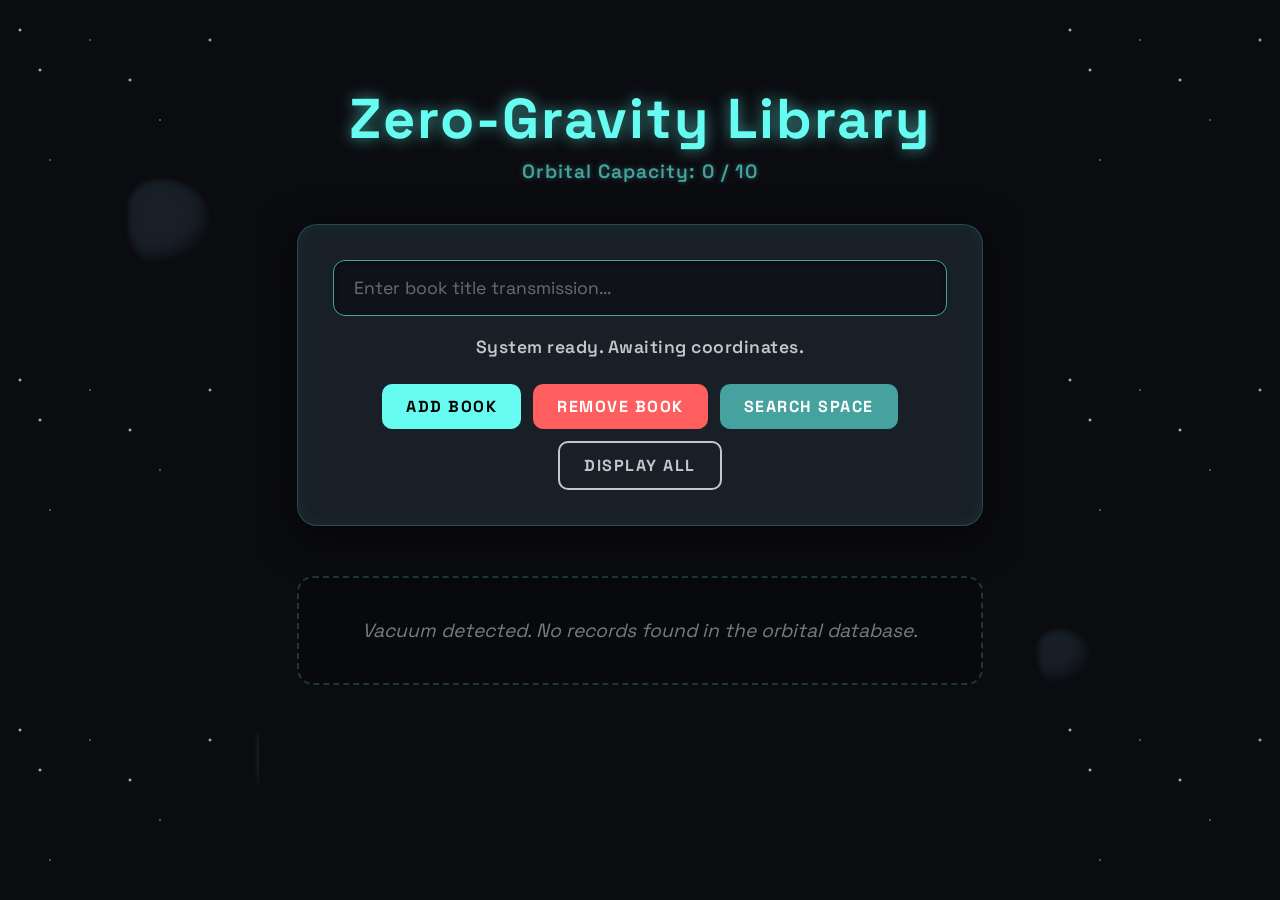
<file: index.html>
<!DOCTYPE html>
<html lang="en">
<head>
    <meta charset="UTF-8">
    <meta name="viewport" content="width=device-width, initial-scale=1.0">
    <title>Zero-Gravity Library</title>
    <style>
        @import url('https://fonts.googleapis.com/css2?family=Space+Grotesk:wght@400;600;700&display=swap');

        :root {
            --bg-color: #0b0c10;
            --text-color: #c5c6c7;
            --primary: #66fcf1;
            --secondary: #45a29e;
            --card-bg: rgba(31, 40, 51, 0.7);
            --danger: #ff5e5e;
            --font-main: 'Space Grotesk', sans-serif;
        }

        body, html {
            margin: 0;
            padding: 0;
            font-family: var(--font-main);
            background-color: var(--bg-color);
            color: var(--text-color);
            min-height: 100vh;
            overflow-x: hidden;
            display: flex;
            flex-direction: column;
            align-items: center;
        }

        /* Starry background */
        .stars {
            position: fixed;
            top: 0;
            left: 0;
            width: 100%;
            height: 100%;
            pointer-events: none;
            z-index: -1;
            background-image: 
                radial-gradient(2px 2px at 20px 30px, #ffffff, rgba(0,0,0,0)),
                radial-gradient(2px 2px at 40px 70px, #ffffff, rgba(0,0,0,0)),
                radial-gradient(1px 1px at 50px 160px, #ffffff, rgba(0,0,0,0)),
                radial-gradient(1px 1px at 90px 40px, #ffffff, rgba(0,0,0,0)),
                radial-gradient(2px 2px at 130px 80px, #ffffff, rgba(0,0,0,0)),
                radial-gradient(1px 1px at 160px 120px, #ffffff, rgba(0,0,0,0)),
                radial-gradient(2px 2px at 210px 40px, #e0f2fe, rgba(0,0,0,0)),
                radial-gradient(1.5px 1.5px at 260px 180px, #bae6fd, rgba(0,0,0,0)),
                radial-gradient(1px 1px at 300px 90px, #ffffff, rgba(0,0,0,0));
            background-repeat: repeat;
            background-size: 350px 350px;
            animation: twinkle 4s infinite alternate;
        }

        @keyframes twinkle {
            0% { opacity: 0.6; }
            100% { opacity: 1; }
        }

        /* Floating animations */
        @keyframes float {
            0% { transform: translateY(0px) rotate(0deg); }
            50% { transform: translateY(-12px) rotate(1deg); }
            100% { transform: translateY(0px) rotate(0deg); }
        }

        @keyframes float-reverse {
            0% { transform: translateY(0px) rotate(0deg); }
            50% { transform: translateY(10px) rotate(-1deg); }
            100% { transform: translateY(0px) rotate(0deg); }
        }

        .container {
            width: 90%;
            max-width: 800px;
            margin-top: 5vh;
            text-align: center;
            z-index: 1;
            position: relative;
        }

        h1 {
            color: var(--primary);
            text-shadow: 0 0 15px rgba(102, 252, 241, 0.6);
            font-size: 3.5rem;
            margin-bottom: 5px;
            font-weight: 700;
            letter-spacing: 2px;
            animation: float 6s ease-in-out infinite;
        }

        .capacity-info {
            font-size: 1.2rem;
            margin-bottom: 40px;
            color: var(--secondary);
            font-weight: 600;
            letter-spacing: 1px;
            text-shadow: 0 0 5px rgba(69, 162, 158, 0.5);
        }

        .controls {
            background: var(--card-bg);
            padding: 35px;
            border-radius: 20px;
            box-shadow: 0 10px 40px rgba(0, 0, 0, 0.6), inset 0 0 20px rgba(102, 252, 241, 0.05);
            backdrop-filter: blur(12px);
            -webkit-backdrop-filter: blur(12px);
            border: 1px solid rgba(102, 252, 241, 0.2);
            margin-bottom: 40px;
            display: flex;
            flex-direction: column;
            gap: 20px;
            animation: float-reverse 8s ease-in-out infinite;
        }

        input {
            padding: 16px 20px;
            border-radius: 12px;
            border: 1px solid var(--secondary);
            background: rgba(11, 12, 16, 0.6);
            color: white;
            font-size: 1.1rem;
            outline: none;
            transition: all 0.3s ease;
            font-family: var(--font-main);
            box-shadow: inset 0 2px 5px rgba(0,0,0,0.5);
        }

        input::placeholder {
            color: rgba(197, 198, 199, 0.5);
        }

        input:focus {
            box-shadow: 0 0 20px rgba(69, 162, 158, 0.6), inset 0 2px 5px rgba(0,0,0,0.5);
            border-color: var(--primary);
        }

        .button-group {
            display: flex;
            gap: 12px;
            justify-content: center;
            flex-wrap: wrap;
        }

        button {
            padding: 12px 24px;
            border: none;
            border-radius: 10px;
            font-size: 1rem;
            cursor: pointer;
            transition: all 0.3s cubic-bezier(0.25, 0.8, 0.25, 1);
            font-weight: 700;
            text-transform: uppercase;
            letter-spacing: 1.5px;
            font-family: var(--font-main);
            position: relative;
            overflow: hidden;
        }

        /* Shine effect */
        button::after {
            content: '';
            position: absolute;
            top: -50%;
            left: -50%;
            width: 200%;
            height: 200%;
            background: rgba(255,255,255,0.1);
            transform: rotate(45deg) translate(-50%, -50%);
            opacity: 0;
            transition: opacity 0.3s;
        }

        button:hover::after {
            opacity: 1;
        }

        button:active {
            transform: scale(0.95);
        }

        .btn-add { background-color: var(--primary); color: #000; }
        .btn-add:hover { box-shadow: 0 0 20px var(--primary); transform: translateY(-3px); }
        
        .btn-remove { background-color: var(--danger); color: #fff; }
        .btn-remove:hover { box-shadow: 0 0 20px var(--danger); transform: translateY(-3px); }
        
        .btn-search { background-color: var(--secondary); color: #fff; }
        .btn-search:hover { box-shadow: 0 0 20px var(--secondary); transform: translateY(-3px); }
        
        .btn-display { background-color: transparent; color: var(--text-color); border: 2px solid var(--text-color); }
        .btn-display:hover { background-color: var(--text-color); color: var(--bg-color); box-shadow: 0 0 20px var(--text-color); transform: translateY(-3px); }

        .message {
            min-height: 28px;
            font-weight: 600;
            transition: opacity 0.3s ease;
            font-size: 1.1rem;
            letter-spacing: 0.5px;
        }

        .book-list {
            display: grid;
            grid-template-columns: repeat(auto-fill, minmax(220px, 1fr));
            gap: 25px;
            padding: 10px 0 50px 0;
        }

        .book-item {
            background: linear-gradient(145deg, rgba(31, 40, 51, 0.8), rgba(11, 12, 16, 0.9));
            border: 1px solid rgba(69, 162, 158, 0.3);
            padding: 25px 20px;
            border-radius: 16px;
            position: relative;
            box-shadow: 0 8px 32px rgba(0, 0, 0, 0.4);
            transition: all 0.4s cubic-bezier(0.175, 0.885, 0.32, 1.275);
            animation: float 5s ease-in-out infinite;
            display: flex;
            align-items: center;
            justify-content: center;
            min-height: 100px;
        }

        .book-item:hover {
            transform: scale(1.08) translateY(-15px) !important;
            box-shadow: 0 15px 40px rgba(102, 252, 241, 0.3), inset 0 0 15px rgba(102, 252, 241, 0.1);
            border-color: var(--primary);
            z-index: 10;
        }

        /* Stagger animation timing for books to make them look like they are floating independently */
        .book-item:nth-child(even) { animation-delay: -2s; animation-duration: 6s; }
        .book-item:nth-child(3n) { animation-delay: -1s; animation-duration: 4.5s; }
        .book-item:nth-child(4n) { animation-delay: -3s; animation-duration: 5.5s; }
        .book-item:nth-child(5n) { animation-delay: -0.5s; animation-duration: 4s; }

        .book-title {
            color: #fff;
            font-size: 1.3rem;
            font-weight: 600;
            margin: 0;
            word-wrap: break-word;
            text-shadow: 0 2px 4px rgba(0,0,0,0.8);
            line-height: 1.4;
        }

        .book-index {
            position: absolute;
            top: -12px;
            right: -12px;
            background: var(--primary);
            color: #000;
            width: 36px;
            height: 36px;
            border-radius: 50%;
            display: flex;
            align-items: center;
            justify-content: center;
            font-weight: 700;
            font-size: 1.1rem;
            box-shadow: 0 0 15px var(--primary);
            border: 2px solid var(--bg-color);
        }

        /* Asteroids / ambient floating shapes (pure CSS) */
        .asteroid {
            position: absolute;
            background: var(--card-bg);
            border-radius: 40% 60% 70% 30% / 40% 50% 60% 50%;
            filter: blur(2px);
            z-index: -1;
            box-shadow: inset -5px -5px 15px rgba(0,0,0,0.5);
            animation: orbital 30s linear infinite;
        }

        @keyframes orbital {
            from { transform: rotate(0deg) translateX(100px) rotate(0deg); }
            to { transform: rotate(360deg) translateX(100px) rotate(-360deg); }
        }

        .empty-state {
            grid-column: 1 / -1;
            color: rgba(197, 198, 199, 0.6);
            font-style: italic;
            font-size: 1.2rem;
            padding: 40px;
            border: 2px dashed rgba(69, 162, 158, 0.3);
            border-radius: 16px;
            background: rgba(0,0,0,0.2);
        }
    </style>
</head>
<body>
    <div class="stars"></div>
    
    <!-- Atmospheric depth elements -->
    <div class="asteroid" style="width: 80px; height: 80px; top: 20%; left: 10%; animation-duration: 45s;"></div>
    <div class="asteroid" style="width: 50px; height: 50px; top: 70%; right: 15%; animation-duration: 35s; animation-direction: reverse;"></div>
    <div class="asteroid" style="width: 120px; height: 100px; bottom: 10%; left: 20%; animation-duration: 60s;"></div>

    <div class="container">
        <h1>Zero-Gravity Library</h1>
        <div class="capacity-info">
            Orbital Capacity: <span id="count">0</span> / <span id="max">10</span>
        </div>

        <div class="controls">
            <input type="text" id="bookInput" placeholder="Enter book title transmission..." autocomplete="off">
            <div class="message" id="messageBox">System ready. Awaiting coordinates.</div>
            <div class="button-group">
                <button class="btn-add" onclick="addBook()">Add Book</button>
                <button class="btn-remove" onclick="removeBook()">Remove Book</button>
                <button class="btn-search" onclick="searchBook()">Search Space</button>
                <button class="btn-display" onclick="displayAllLogs()">Display All</button>
            </div>
        </div>

        <div class="book-list" id="bookList">
            <!-- Books will be beamed here -->
        </div>
    </div>

    <script>
        // System Configuration
        const MAX_CAPACITY = 10;
        let library = []; // Fixed-size manageable array implementation

        // DOM Elements
        const inputField = document.getElementById('bookInput');
        const messageBox = document.getElementById('messageBox');
        const bookList = document.getElementById('bookList');
        const countDisplay = document.getElementById('count');
        const maxDisplay = document.getElementById('max');

        // Initialize Display
        maxDisplay.textContent = MAX_CAPACITY;

        // Messaging Engine
        function showMessage(msg, type = 'info') {
            messageBox.textContent = msg;
            
            // Apply thematic colors
            if (type === 'error') messageBox.style.color = 'var(--danger)';
            else if (type === 'success') messageBox.style.color = 'var(--primary)';
            else messageBox.style.color = 'var(--text-color)';
            
            // Auto-clear message after 4.5 seconds
            clearTimeout(window.messageTimeout);
            window.messageTimeout = setTimeout(() => {
                messageBox.style.opacity = 0;
                setTimeout(() => {
                    messageBox.textContent = 'System ready. Awaiting coordinates.';
                    messageBox.style.color = 'var(--text-color)';
                    messageBox.style.opacity = 1;
                }, 300);
            }, 4500);
        }

        // Core Functions
        function updateCapacityDisplay() {
            countDisplay.textContent = library.length;
            // Visual warning when nearing capacity
            if (library.length === MAX_CAPACITY) {
                countDisplay.style.color = 'var(--danger)';
                countDisplay.style.textShadow = '0 0 10px var(--danger)';
            } else if (library.length >= MAX_CAPACITY - 2) {
                countDisplay.style.color = 'orange';
            } else {
                countDisplay.style.color = 'inherit';
                countDisplay.style.textShadow = 'none';
            }
        }

        function renderBooks(booksToRender) {
            bookList.innerHTML = '';
            
            if (booksToRender.length === 0) {
                bookList.innerHTML = '<div class="empty-state">Vacuum detected. No records found in the orbital database.</div>';
                return;
            }

            booksToRender.forEach((book) => {
                // Find actual index in main library array for correct visual numbering
                const realIndex = library.findIndex(b => b.toLowerCase() === book.toLowerCase());
                
                const bookEl = document.createElement('div');
                bookEl.className = 'book-item';
                bookEl.innerHTML = `
                    <div class="book-index">${realIndex + 1}</div>
                    <div class="book-title">${escapeHTML(book)}</div>
                `;
                bookList.appendChild(bookEl);
            });
        }

        function escapeHTML(str) {
            return str.replace(/[&<>'"]/g, 
                tag => ({
                    '&': '&amp;',
                    '<': '&lt;',
                    '>': '&gt;',
                    "'": '&#39;',
                    '"': '&quot;'
                }[tag])
            );
        }

        // Library Operations
        function addBook() {
            const title = inputField.value.trim();
            
            if (!title) {
                showMessage('Error: Please specify a valid celestial book title.', 'error');
                return;
            }

            if (library.length >= MAX_CAPACITY) {
                showMessage(`CRITICAL ALERT: Orbital library capacity (${MAX_CAPACITY}) reached. Cannot add "${title}".`, 'error');
                return;
            }

            // Case-insensitive check for duplicates
            const isDuplicate = library.some(book => book.toLowerCase() === title.toLowerCase());
            if (isDuplicate) {
                showMessage('Error: This log already exists in the orbital database.', 'error');
                return;
            }

            // Fixed-size collection management: Array Push
            library.push(title);
            
            inputField.value = '';
            updateCapacityDisplay();
            showMessage(`"${title}" beamed up successfully!`, 'success');
            renderBooks(library);
        }

        function removeBook() {
            const titleToRemove = inputField.value.trim();
            
            if (!titleToRemove) {
                showMessage('Error: Please specify a title to eject.', 'error');
                return;
            }

            const initialLength = library.length;
            // Case-insensitive removal
            library = library.filter(book => book.toLowerCase() !== titleToRemove.toLowerCase());

            if (library.length < initialLength) {
                showMessage(`"${titleToRemove}" was successfully ejected into deep space.`, 'success');
                inputField.value = '';
                updateCapacityDisplay();
                renderBooks(library);
            } else {
                showMessage(`Error: "${titleToRemove}" not found in current orbit.`, 'error');
            }
        }

        function searchBook() {
            const query = inputField.value.trim().toLowerCase();
            
            if (!query) {
                showMessage('Error: Please specify a search frequency.', 'error');
                return;
            }

            // Case-insensitive partial match search
            const results = library.filter(book => book.toLowerCase().includes(query));
            
            if (results.length > 0) {
                showMessage(`Radar hit! Found ${results.length} matching record(s).`, 'success');
            } else {
                showMessage(`No records matching "${query}" detected on radar.`, 'error');
            }
            
            renderBooks(results);
        }

        function displayAllLogs() {
            renderBooks(library);
            if (library.length > 0) {
                 showMessage('Displaying all current orbital logs.', 'success');
            } else {
                 showMessage('Orbital library is currently empty.');
            }
            inputField.value = '';
        }

        // Initialize empty state
        renderBooks(library);

        // Listen for enter key on input field to add a book by default
        inputField.addEventListener('keypress', function(e) {
            if (e.key === 'Enter') {
                addBook();
            }
        });
    </script>
</body>
</html>
</file>
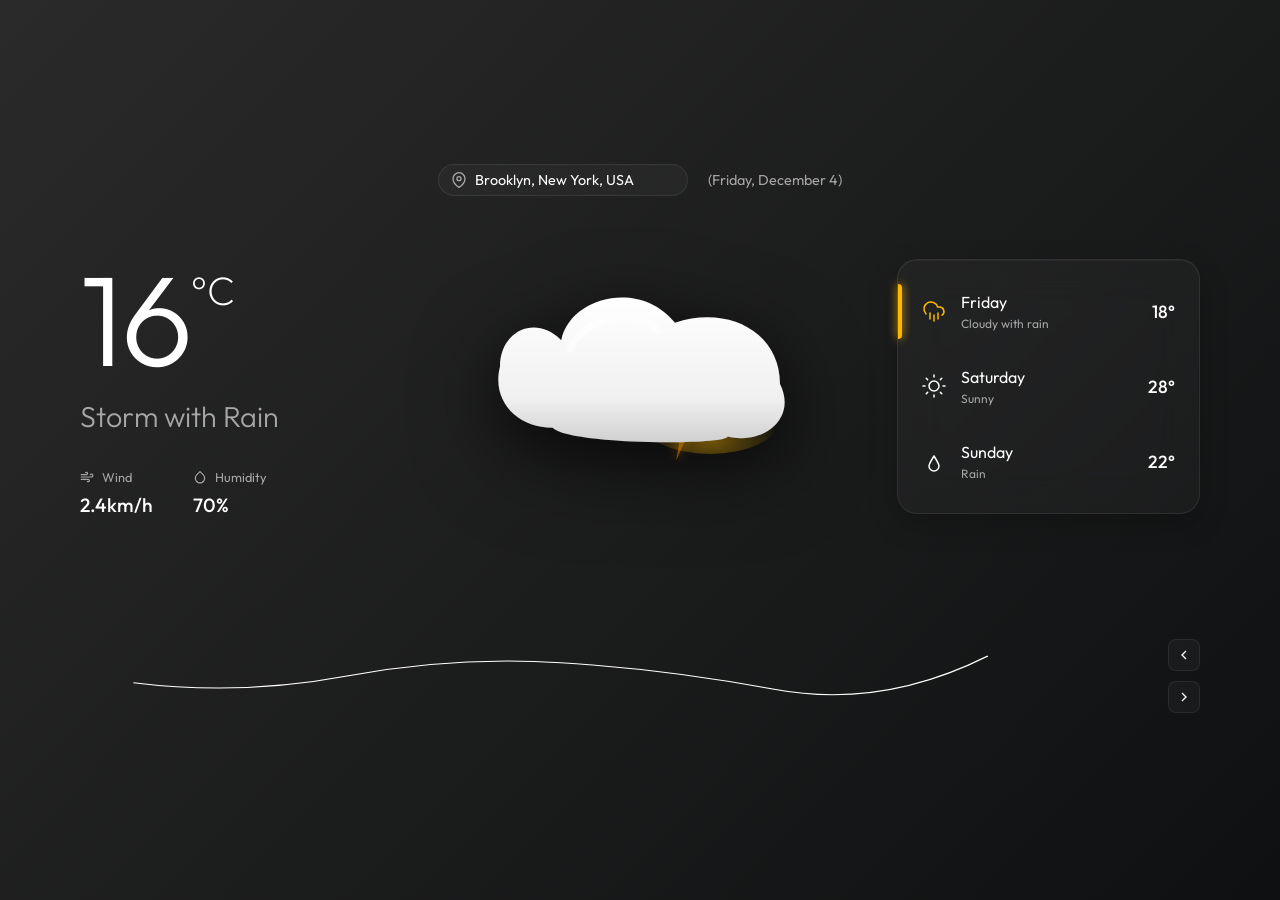
<file: Weather App/index.html>
<!DOCTYPE html>
<html lang="en">
<head>
    <meta charset="UTF-8">
    <meta name="viewport" content="width=device-width, initial-scale=1.0">
    <title>Weather Dashboard</title>
    <link rel="preconnect" href="https://fonts.googleapis.com">
    <link rel="preconnect" href="https://fonts.gstatic.com" crossorigin>
    <link href="https://fonts.googleapis.com/css2?family=Outfit:wght@200;300;400;500;600;700&display=swap" rel="stylesheet">
    <link rel="stylesheet" href="style.css">
</head>
<body>
    <div class="dashboard-wrap">
        <!-- Top Section: Location & Date -->
        <header class="top-section fade-in-up">
            <div class="location-selector" id="search-container">
                <svg width="16" height="16" viewBox="0 0 24 24" fill="none" stroke="currentColor" stroke-width="2" stroke-linecap="round" stroke-linejoin="round">
                    <path d="M21 10c0 7-9 13-9 13s-9-6-9-13a9 9 0 0 1 18 0z"></path>
                    <circle cx="12" cy="10" r="3"></circle>
                </svg>
                <input type="text" id="city-search" class="search-input" placeholder="Search city..." autocomplete="off" value="Brooklyn, New York, USA">
                <div class="search-dropdown" id="search-dropdown">
                    <!-- Search results injected here -->
                </div>
            </div>
            <div class="date-text" id="current-date"></div>
        </header>

        <!-- Main Content Area Grid -->
        <main class="main-content">
            <!-- Left Section: Current Weather Text -->
            <section class="current-weather fade-in-up" style="--delay: 0.1s">
                <div class="temperature">
                    <span class="temp-value" id="current-temp">16</span>
                    <span class="temp-unit">°C</span>
                </div>
                <div class="condition" id="current-condition">Storm with Rain</div>
                
                <div class="weather-meta">
                    <div class="meta-item">
                        <div class="meta-label">
                            <svg width="14" height="14" viewBox="0 0 24 24" fill="none" stroke="currentColor" stroke-width="2" stroke-linecap="round" stroke-linejoin="round">
                                <path d="M9.59 4.59A2 2 0 1 1 11 8H2m10.59 11.41A2 2 0 1 0 14 16H2m15.73-8.27A2.5 2.5 0 1 1 19.5 12H2"></path>
                            </svg>
                            Wind
                        </div>
                        <div class="meta-value" id="current-wind">2.4km/h</div>
                    </div>
                    <div class="meta-item">
                        <div class="meta-label">
                            <svg width="14" height="14" viewBox="0 0 24 24" fill="none" stroke="currentColor" stroke-width="2" stroke-linecap="round" stroke-linejoin="round">
                                <path d="M12 2.69l5.66 5.66a8 8 0 1 1-11.31 0z"></path>
                            </svg>
                            Humidity
                        </div>
                        <div class="meta-value" id="current-humidity">70%</div>
                    </div>
                </div>
            </section>

            <!-- Center Section: Weather Illustration -->
            <section class="weather-illustration fade-in-up" style="--delay: 0.2s">
                <div class="illustration-container">
                    <!-- High-quality SVG assets will be referenced or embedded here. -->
                    <div class="animated-cloud">
                        <svg class="cloud-svg" viewBox="0 0 200 120" xmlns="http://www.w3.org/2000/svg">
                            <defs>
                                <linearGradient id="cloudGrad" x1="0%" y1="0%" x2="0%" y2="100%">
                                    <stop offset="0%" stop-color="#ffffff"/>
                                    <stop offset="70%" stop-color="#f0f0f0"/>
                                    <stop offset="100%" stop-color="#d0d0d0"/>
                                </linearGradient>
                                <radialGradient id="cloudGlow" cx="50%" cy="80%" r="50%">
                                    <stop offset="0%" stop-color="rgba(255, 184, 0, 0.5)"/>
                                    <stop offset="100%" stop-color="rgba(255, 184, 0, 0)"/>
                                </radialGradient>
                                <filter id="shadow" x="-20%" y="-20%" width="140%" height="140%">
                                    <feDropShadow dx="0" dy="10" stdDeviation="15" flood-opacity="0.2"/>
                                </filter>
                            </defs>
                            <!-- Ambient Glow behind lightning -->
                            <ellipse cx="140" cy="80" rx="40" ry="20" fill="url(#cloudGlow)"/>
                            <!-- Multi-layered cloud path for 3D depth -->
                            <path d="M 50 85 
                                     C 30 85, 15 70, 20 50
                                     C 20 30, 40 20, 55 35
                                     C 60 10, 100 0, 120 25
                                     C 150 15, 180 30, 180 60
                                     C 190 80, 170 95, 150 90
                                     C 150 95, 60 95, 50 85 Z" 
                                  fill="url(#cloudGrad)" filter="url(#shadow)"/>
                            <!-- Front subtle highlight -->
                            <path d="M 60 40 C 70 20, 100 15, 110 30" fill="none" stroke="#fff" stroke-width="4" stroke-linecap="round" opacity="0.6"/>
                        </svg>
                    </div>
                    <div class="lightning-wrapper">
                        <svg class="lightning-svg" viewBox="0 0 40 80" xmlns="http://www.w3.org/2000/svg">
                            <defs>
                                <filter id="lightningGlow" x="-50%" y="-50%" width="200%" height="200%">
                                    <feGaussianBlur stdDeviation="3" result="coloredBlur"/>
                                    <feMerge>
                                        <feMergeNode in="coloredBlur"/>
                                        <feMergeNode in="SourceGraphic"/>
                                    </feMerge>
                                </filter>
                                <linearGradient id="lightGrad" x1="0%" y1="0%" x2="0%" y2="100%">
                                    <stop offset="0%" stop-color="#FFDD66"/>
                                    <stop offset="50%" stop-color="#FFB800"/>
                                    <stop offset="100%" stop-color="#FF8800"/>
                                </linearGradient>
                            </defs>
                            <path d="M 25 5 L 5 45 L 20 45 L 15 75 L 35 30 L 20 30 Z" fill="url(#lightGrad)" filter="url(#lightningGlow)"/>
                        </svg>
                    </div>
                </div>
            </section>

            <!-- Right Section: Forecast Card -->
            <section class="forecast-section fade-in-up" style="--delay: 0.3s">
                <div class="forecast-card glass-panel">
                    <ul class="forecast-list" id="forecast-list">
                        <!-- Items dynamically injected or statically placed for now -->
                        <li class="forecast-item active">
                            <svg class="weather-icon" viewBox="0 0 24 24" fill="none" stroke="#fff" stroke-width="1.5" stroke-linecap="round" stroke-linejoin="round">
                                <path d="M20 16.2A4.5 4.5 0 0 0 17.5 8h-1.8A7 7 0 1 0 4 14.9"></path>
                                <path d="M16 14v6"></path>
                                <path d="M8 14v6"></path>
                                <path d="M12 16v6"></path>
                            </svg>
                            <div class="forecast-info">
                                <div class="day-name">Friday</div>
                                <div class="condition-sm">Cloudy with rain</div>
                            </div>
                            <div class="forecast-temp">18°</div>
                        </li>
                        <li class="forecast-item">
                            <svg class="weather-icon" viewBox="0 0 24 24" fill="none" stroke="#fff" stroke-width="1.5" stroke-linecap="round" stroke-linejoin="round">
                                <circle cx="12" cy="12" r="5"></circle>
                                <line x1="12" y1="1" x2="12" y2="3"></line>
                                <line x1="12" y1="21" x2="12" y2="23"></line>
                                <line x1="4.22" y1="4.22" x2="5.64" y2="5.64"></line>
                                <line x1="18.36" y1="18.36" x2="19.78" y2="19.78"></line>
                                <line x1="1" y1="12" x2="3" y2="12"></line>
                                <line x1="21" y1="12" x2="23" y2="12"></line>
                                <line x1="4.22" y1="19.78" x2="5.64" y2="18.36"></line>
                                <line x1="18.36" y1="5.64" x2="19.78" y2="4.22"></line>
                            </svg>
                            <div class="forecast-info">
                                <div class="day-name">Saturday</div>
                                <div class="condition-sm">Sunny</div>
                            </div>
                            <div class="forecast-temp">28°</div>
                        </li>
                        <li class="forecast-item">
                            <svg class="weather-icon" viewBox="0 0 24 24" fill="none" stroke="#fff" stroke-width="1.5" stroke-linecap="round" stroke-linejoin="round">
                                <path d="M12 22a5 5 0 0 0 5-5c0-2-5-10-5-10S7 15 7 17a5 5 0 0 0 5 5z"></path>
                            </svg>
                            <div class="forecast-info">
                                <div class="day-name">Sunday</div>
                                <div class="condition-sm">Rain</div>
                            </div>
                            <div class="forecast-temp">22°</div>
                        </li>
                    </ul>
                </div>
            </section>
        </main>

        <!-- Bottom Section: Hourly Timeline Graph -->
        <footer class="bottom-section fade-in-up" style="--delay: 0.4s">
            <div class="timeline-container">
                <svg class="graph-svg" preserveAspectRatio="none" viewBox="0 0 1000 150">
                    <path class="graph-line" d="M 50 100 Q 150 120 250 90 T 450 70 T 650 110 T 850 60" fill="none" stroke="#fff" stroke-width="1.5"/>
                    <!-- Data points (dots) will go here -->
                </svg>
                <div class="timeline-labels" id="timeline-labels">
                    <!-- Hourly item template -->
                </div>
            </div>
            
            <div class="controls">
                <button class="nav-btn prev-btn">
                    <svg width="16" height="16" viewBox="0 0 24 24" fill="none" stroke="currentColor" stroke-width="2">
                        <polyline points="15 18 9 12 15 6"></polyline>
                    </svg>
                </button>
                <button class="nav-btn next-btn">
                    <svg width="16" height="16" viewBox="0 0 24 24" fill="none" stroke="currentColor" stroke-width="2">
                        <polyline points="9 18 15 12 9 6"></polyline>
                    </svg>
                </button>
            </div>
        </footer>
    </div>
    <script src="script.js"></script>
</body>
</html>
</file>
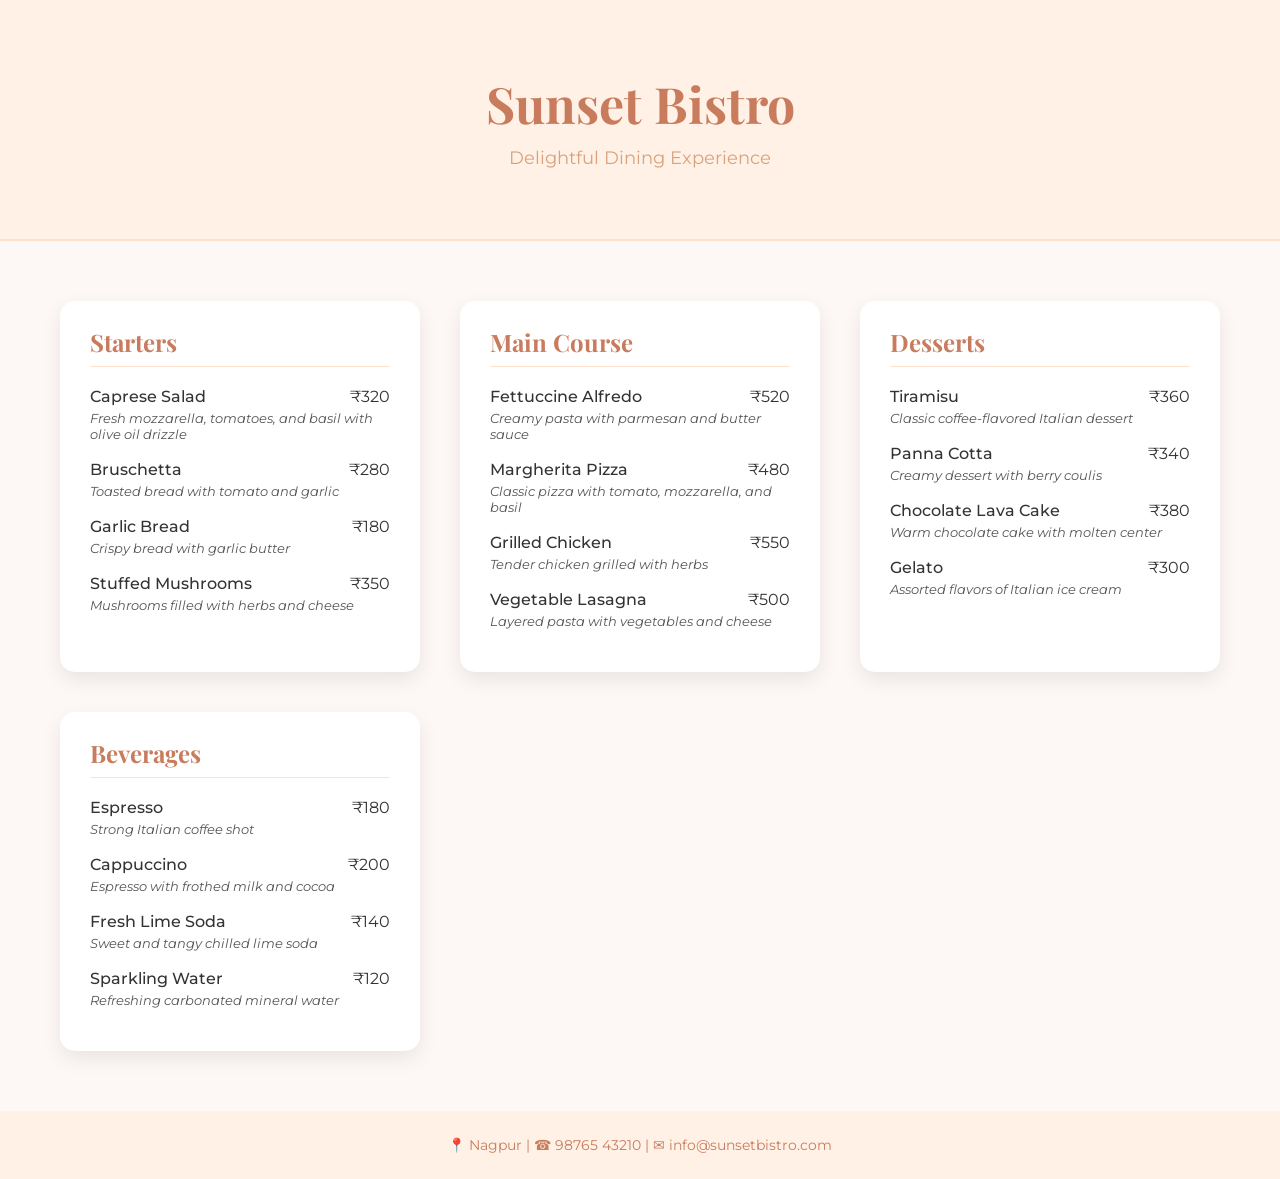
<file: Menu card.html>
<!DOCTYPE html>
<html lang="en">
<head>
  <meta charset="UTF-8">
  <title>Sunset Bistro</title>
  <link rel="preconnect" href="https://fonts.googleapis.com">
  <link rel="preconnect" href="https://fonts.gstatic.com" crossorigin>
  <link href="https://fonts.googleapis.com/css2?family=Playfair+Display:wght@600&family=Montserrat:wght@300;400&display=swap" rel="stylesheet">
  <link rel="stylesheet" href="style.css">
</head>
<body>

<header class="hero">
  <h1>Sunset Bistro</h1>
  <p>Delightful Dining Experience</p>
</header>

<section class="menu">

  <!-- Starters -->
  <div class="section">
    <h2>Starters</h2>
    <div class="item">
      <span class="dish">Caprese Salad</span>
      <span class="price">₹320</span>
      <p class="desc">Fresh mozzarella, tomatoes, and basil with olive oil drizzle</p>
    </div>
    <div class="item">
      <span class="dish">Bruschetta</span>
      <span class="price">₹280</span>
      <p class="desc">Toasted bread with tomato and garlic</p>
    </div>
    <div class="item">
      <span class="dish">Garlic Bread</span>
      <span class="price">₹180</span>
      <p class="desc">Crispy bread with garlic butter</p>
    </div>
    <div class="item">
      <span class="dish">Stuffed Mushrooms</span>
      <span class="price">₹350</span>
      <p class="desc">Mushrooms filled with herbs and cheese</p>
    </div>
  </div>

  <!-- Main Course -->
  <div class="section">
    <h2>Main Course</h2>
    <div class="item">
      <span class="dish">Fettuccine Alfredo</span>
      <span class="price">₹520</span>
      <p class="desc">Creamy pasta with parmesan and butter sauce</p>
    </div>
    <div class="item">
      <span class="dish">Margherita Pizza</span>
      <span class="price">₹480</span>
      <p class="desc">Classic pizza with tomato, mozzarella, and basil</p>
    </div>
    <div class="item">
      <span class="dish">Grilled Chicken</span>
      <span class="price">₹550</span>
      <p class="desc">Tender chicken grilled with herbs</p>
    </div>
    <div class="item">
      <span class="dish">Vegetable Lasagna</span>
      <span class="price">₹500</span>
      <p class="desc">Layered pasta with vegetables and cheese</p>
    </div>
  </div>

  <!-- Desserts -->
  <div class="section">
    <h2>Desserts</h2>
    <div class="item">
      <span class="dish">Tiramisu</span>
      <span class="price">₹360</span>
      <p class="desc">Classic coffee-flavored Italian dessert</p>
    </div>
    <div class="item">
      <span class="dish">Panna Cotta</span>
      <span class="price">₹340</span>
      <p class="desc">Creamy dessert with berry coulis</p>
    </div>
    <div class="item">
      <span class="dish">Chocolate Lava Cake</span>
      <span class="price">₹380</span>
      <p class="desc">Warm chocolate cake with molten center</p>
    </div>
    <div class="item">
      <span class="dish">Gelato</span>
      <span class="price">₹300</span>
      <p class="desc">Assorted flavors of Italian ice cream</p>
    </div>
  </div>

  <!-- Beverages -->
  <div class="section">
    <h2>Beverages</h2>
    <div class="item">
      <span class="dish">Espresso</span>
      <span class="price">₹180</span>
      <p class="desc">Strong Italian coffee shot</p>
    </div>
    <div class="item">
      <span class="dish">Cappuccino</span>
      <span class="price">₹200</span>
      <p class="desc">Espresso with frothed milk and cocoa</p>
    </div>
    <div class="item">
      <span class="dish">Fresh Lime Soda</span>
      <span class="price">₹140</span>
      <p class="desc">Sweet and tangy chilled lime soda</p>
    </div>
    <div class="item">
      <span class="dish">Sparkling Water</span>
      <span class="price">₹120</span>
      <p class="desc">Refreshing carbonated mineral water</p>
    </div>
  </div>

</section>

<footer>
  <p>📍 Nagpur | ☎ 98765 43210 | ✉ info@sunsetbistro.com</p>
</footer>

</body>
</html>
</file>
<file: Weather App/style.css>
:root {
    --bg-color-top: #2a2a2a;
    --bg-color-bottom: #0f1011;
    --text-primary: #ffffff;
    --text-secondary: rgba(255, 255, 255, 0.6);
    --accent-yellow: #ffb800;
    --glass-bg: rgba(255, 255, 255, 0.03);
    --glass-border: rgba(255, 255, 255, 0.08);
    --font-head: 'Outfit', sans-serif;
}

* {
    margin: 0;
    padding: 0;
    box-sizing: border-box;
}

body {
    font-family: var(--font-head);
    background: linear-gradient(135deg, var(--bg-color-top) 0%, var(--bg-color-bottom) 100%);
    color: var(--text-primary);
    min-height: 100vh;
    display: flex;
    justify-content: center;
    align-items: center;
    overflow-x: hidden;
}

.dashboard-wrap {
    width: 100%;
    max-width: 1200px;
    padding: 40px;
    display: flex;
    flex-direction: column;
    gap: 40px;
}

/* TOP SECTION */
.top-section {
    display: flex;
    justify-content: center;
    align-items: center;
    gap: 20px;
    font-size: 0.9rem;
    color: var(--text-secondary);
}

.location-selector {
    position: relative;
    display: flex;
    align-items: center;
    gap: 8px;
    padding: 6px 12px;
    border-radius: 20px;
    background: var(--glass-bg);
    border: 1px solid var(--glass-border);
    transition: background 0.3s;
}

.search-input {
    background: transparent;
    border: none;
    color: var(--text-primary);
    font-family: inherit;
    font-size: 0.9rem;
    width: 200px;
    outline: none;
}

.search-input::placeholder {
    color: var(--text-secondary);
}

.search-dropdown {
    position: absolute;
    top: calc(100% + 10px);
    left: 0;
    width: 250px;
    background: rgba(40, 40, 40, 0.9);
    backdrop-filter: blur(15px);
    border: 1px solid var(--glass-border);
    border-radius: 12px;
    display: flex;
    flex-direction: column;
    overflow: hidden;
    z-index: 100;
    box-shadow: 0 10px 30px rgba(0,0,0,0.5);
    opacity: 0;
    pointer-events: none;
    transform: translateY(-10px);
    transition: all 0.3s ease;
}

.search-dropdown.active {
    opacity: 1;
    pointer-events: auto;
    transform: translateY(0);
}

.search-item {
    padding: 12px 16px;
    cursor: pointer;
    font-size: 0.85rem;
    color: var(--text-primary);
    border-bottom: 1px solid rgba(255,255,255,0.05);
    transition: background 0.2s;
}

.search-item:last-child {
    border-bottom: none;
}

.search-item:hover {
    background: rgba(255,255,255,0.1);
}

/* MAIN CONTENT GRID */
.main-content {
    display: grid;
    grid-template-columns: 1fr 1.5fr 1fr;
    gap: 30px;
    align-items: center;
}

/* LEFT SECTION */
.current-weather {
    display: flex;
    flex-direction: column;
    gap: 15px;
}

.temperature {
    display: flex;
    align-items: flex-start;
    line-height: 1;
}

.temp-value {
    font-size: 8rem;
    font-weight: 300;
    letter-spacing: -2px;
}

.temp-unit {
    font-size: 2.5rem;
    font-weight: 200;
    margin-top: 15px;
}

.condition {
    font-size: 1.8rem;
    font-weight: 300;
    color: var(--text-secondary);
    margin-bottom: 20px;
}

.weather-meta {
    display: flex;
    gap: 40px;
}

.meta-item {
    display: flex;
    flex-direction: column;
    gap: 8px;
}

.meta-label {
    display: flex;
    align-items: center;
    gap: 8px;
    font-size: 0.8rem;
    color: var(--text-secondary);
}

.meta-value {
    font-size: 1.2rem;
    font-weight: 500;
}

/* CENTER SECTION (ILLUSTRATION) */
.weather-illustration {
    position: relative;
    height: 300px;
    display: flex;
    justify-content: center;
    align-items: center;
}

.illustration-container {
    position: relative;
    width: 100%;
    height: 100%;
    display: flex;
    justify-content: center;
    align-items: center;
}

.animated-cloud {
    width: 350px;
    height: auto;
    filter: drop-shadow(0 20px 40px rgba(0,0,0,0.6));
    animation: floating 6s ease-in-out infinite;
    z-index: 2;
}

.lightning-wrapper {
    position: absolute;
    top: 55%;
    left: 60%;
    transform: translate(-50%, -50%);
    width: 70px;
    z-index: 1;
    animation: flicker 4s infinite;
}

@keyframes floating {
    0% { transform: translateY(0); }
    50% { transform: translateY(-15px); }
    100% { transform: translateY(0); }
}

@keyframes flicker {
    0%, 100% { opacity: 0; transform: scale(0.9); }
    10% { opacity: 1; transform: scale(1.1); filter: drop-shadow(0 0 20px var(--accent-yellow)); }
    12% { opacity: 0; }
    14% { opacity: 1; transform: scale(1.15); filter: drop-shadow(0 0 30px var(--accent-yellow)); }
    20% { opacity: 0; }
}

/* RIGHT SECTION */
.glass-panel {
    background: var(--glass-bg);
    backdrop-filter: blur(20px);
    -webkit-backdrop-filter: blur(20px);
    border: 1px solid var(--glass-border);
    border-radius: 20px;
    padding: 24px;
    box-shadow: 0 10px 30px rgba(0,0,0,0.2), inset 0 1px 1px rgba(255,255,255,0.05);
}

.forecast-list {
    list-style: none;
    display: flex;
    flex-direction: column;
    gap: 20px;
}

.forecast-item {
    display: flex;
    align-items: center;
    gap: 15px;
    transition: transform 0.3s cubic-bezier(0.175, 0.885, 0.32, 1.275);
    cursor: default;
    padding: 8px 0;
    position: relative;
}

.forecast-item:hover {
    transform: translateX(5px);
}

.forecast-item.active::before {
    content: '';
    position: absolute;
    left: -24px;
    top: 0;
    bottom: 0;
    width: 4px;
    background: var(--accent-yellow);
    border-radius: 0 4px 4px 0;
    box-shadow: 0 0 10px var(--accent-yellow);
}

.forecast-info {
    flex-grow: 1;
    display: flex;
    flex-direction: column;
    gap: 4px;
}

.day-name {
    font-size: 1rem;
    font-weight: 400;
}

.condition-sm {
    font-size: 0.75rem;
    color: var(--text-secondary);
}

.forecast-temp {
    font-size: 1.1rem;
    font-weight: 500;
}

.weather-icon {
    width: 24px;
    height: 24px;
}

.forecast-item.active .weather-icon {
    stroke: var(--accent-yellow);
}

/* BOTTOM SECTION (TIMELINE) */
.bottom-section {
    position: relative;
    padding-top: 40px;
    display: flex;
    align-items: center;
    gap: 20px;
}

.timeline-container {
    flex-grow: 1;
    position: relative;
    height: 120px;
}

.graph-svg {
    position: absolute;
    top: 0;
    left: 0;
    width: 100%;
    height: 100px;
}

.graph-line {
    stroke-dasharray: 2000;
    stroke-dashoffset: 2000;
    animation: drawLine 2s ease-out forwards 0.5s;
}

@keyframes drawLine {
    to { stroke-dashoffset: 0; }
}

.timeline-labels {
    position: absolute;
    top: 0;
    left: 0;
    width: 100%;
    height: 100%;
}

.time-label {
    display: flex;
    flex-direction: column;
    align-items: center;
    gap: 10px;
}

.time-text {
    font-size: 0.8rem;
    color: var(--text-secondary);
}

.controls {
    display: flex;
    flex-direction: column;
    gap: 10px;
}

.nav-btn {
    background: var(--glass-bg);
    border: 1px solid var(--glass-border);
    color: var(--text-primary);
    width: 32px;
    height: 32px;
    border-radius: 8px;
    display: flex;
    justify-content: center;
    align-items: center;
    cursor: pointer;
    transition: all 0.3s;
}

.nav-btn:hover {
    background: rgba(255,255,255,0.1);
    transform: scale(1.05);
}

/* UTILS */
.fade-in-up {
    opacity: 0;
    transform: translateY(20px);
    animation: fadeInUp 0.8s cubic-bezier(0.165, 0.84, 0.44, 1) forwards;
    animation-delay: var(--delay, 0s);
}

@keyframes fadeInUp {
    to {
        opacity: 1;
        transform: translateY(0);
    }
}

/* RESPONSIVE */
@media (max-width: 1024px) {
    .main-content {
        grid-template-columns: 1fr 1fr;
    }
    .current-weather {
        grid-column: 1 / 2;
    }
    .weather-illustration {
        grid-column: 2 / 3;
    }
    .forecast-section {
        grid-column: 1 / -1;
    }
    .temp-value { font-size: 6rem; }
}

@media (max-width: 768px) {
    .dashboard-wrap {
        padding: 20px;
    }
    .top-section {
        flex-direction: column;
        text-align: center;
    }
    .main-content {
        grid-template-columns: 1fr;
    }
    .current-weather {
        align-items: center;
        text-align: center;
    }
    .weather-illustration {
        order: -1;
        transform: scale(0.8);
    }
    .forecast-list {
        flex-direction: row;
        overflow-x: auto;
        padding-bottom: 10px;
        -webkit-overflow-scrolling: touch;
    }
    .forecast-list::-webkit-scrollbar {
        height: 6px;
    }
    .forecast-list::-webkit-scrollbar-track {
        background: rgba(255, 255, 255, 0.05);
        border-radius: 10px;
    }
    .forecast-list::-webkit-scrollbar-thumb {
        background: rgba(255, 255, 255, 0.2);
        border-radius: 10px;
    }
    .forecast-item {
        flex-direction: column;
        min-width: 100px;
        text-align: center;
    }
    .forecast-item.active::before {
        top: -10px;
        left: 0;
        right: 0;
        bottom: auto;
        width: 100%;
        height: 4px;
        border-radius: 4px 4px 0 0;
    }
    .bottom-section {
        display: none; /* Hide complex graph on very small screens for better UX */
    }
}
</file>
<file: style.css>
* {
  margin: 0;
  padding: 0;
  box-sizing: border-box;
}

body {
  font-family: 'Montserrat', sans-serif;
  background-color: #fdf8f5;
  color: #333;
}

/* Header */
.hero {
  text-align: center;
  padding: 70px 20px;
  background-color: #fff1e6;
  border-bottom: 2px solid #ffe0cc;
}

.hero h1 {
  font-family: 'Playfair Display', serif;
  font-size: 50px;
  color: #c97c5d; /* soft pastel brown */
}

.hero p {
  margin-top: 10px;
  font-size: 18px;
  color: #d9a17c; /* smooth pastel orange */
}

/* Menu Grid */
.menu {
  display: grid;
  grid-template-columns: repeat(auto-fit, minmax(300px, 1fr));
  gap: 40px;
  padding: 60px;
}

/* Category Cards */
.section {
  background-color: #ffffff;
  padding: 25px 30px;
  border-radius: 15px;
  box-shadow: 0 8px 20px rgba(0,0,0,0.08);
  transition: transform 0.6s ease, box-shadow 0.6s ease;
  perspective: 1000px;
}

.section:hover {
  transform: rotateX(3deg) rotateY(3deg) translateY(-8px);
  box-shadow: 0 15px 35px rgba(0,0,0,0.15);
}

.section h2 {
  font-family: 'Playfair Display', serif;
  margin-bottom: 20px;
  border-bottom: 1px solid #ffe0cc;
  padding-bottom: 8px;
  color: #c97c5d;
}

/* Menu Items */
.item {
  margin-bottom: 18px;
}

.item .dish {
  font-weight: 500;
  font-size: 16px;
}

.item .price {
  float: right;
  font-weight: 400;
}

.item .desc {
  font-size: 13px;
  font-style: italic;
  color: #555;
  margin-top: 4px;
}

/* Footer */
footer {
  text-align: center;
  padding: 25px;
  background-color: #fff1e6;
  font-size: 14px;
  color: #c97c5d;
}
</file>
